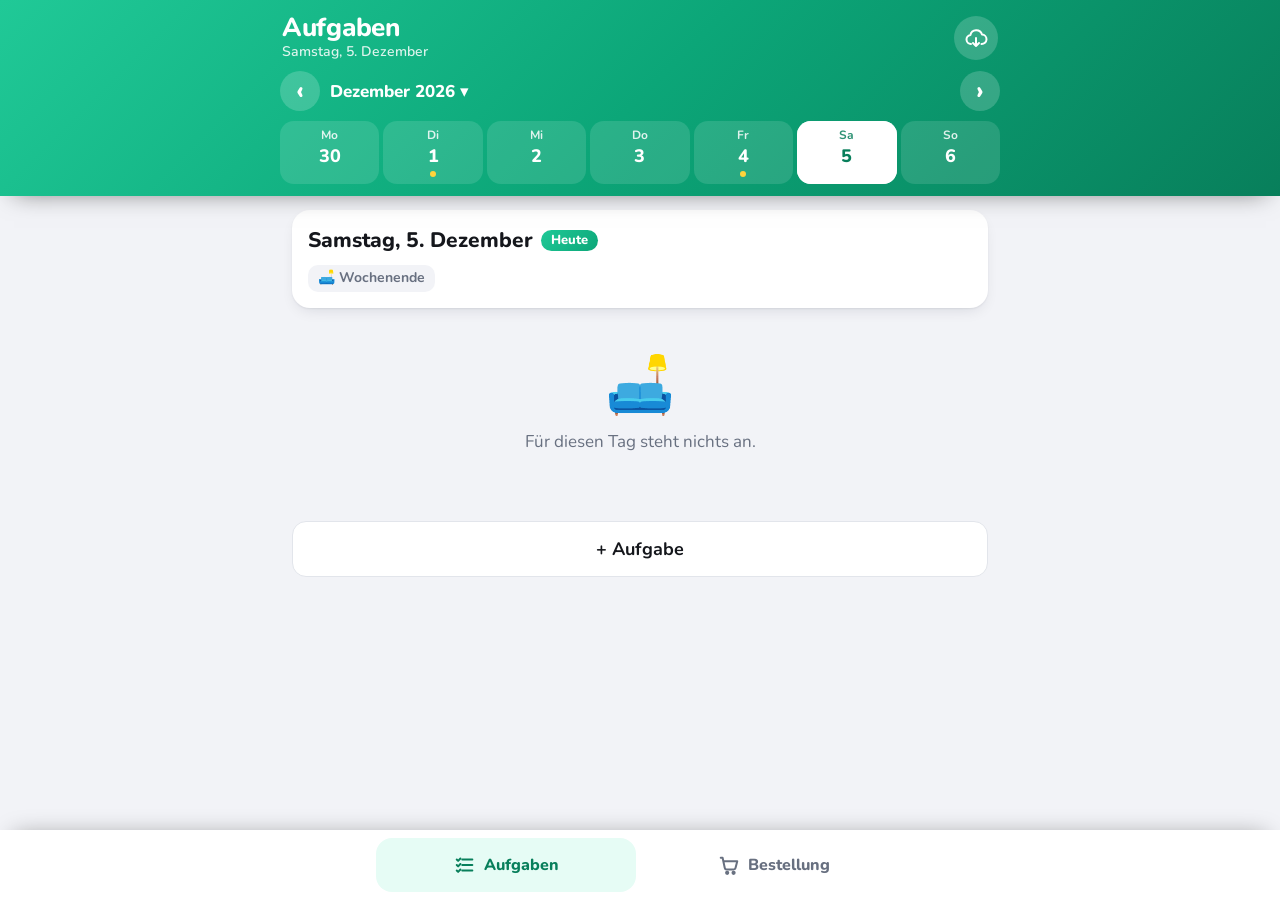
<file: index.html>
<!doctype html>
<html lang="de">
<head>
  <meta charset="utf-8">
  <meta name="viewport" content="width=device-width, initial-scale=1, viewport-fit=cover">
  <meta name="theme-color" content="#0ca678">
  <title>Workie</title>
  <link rel="manifest" href="manifest.webmanifest">
  <link rel="icon" href="icons/icon-192.png">
  <link rel="apple-touch-icon" href="icons/icon-192.png">
  <link rel="preload" href="fonts/nunito-latin.woff2" as="font" type="font/woff2" crossorigin>
  <link rel="stylesheet" href="style.css">
</head>
<body data-sup="lekkerland" data-mode="tasks">
  <header class="top">
    <div class="title-row" id="titleRow">
      <div>
        <h1 class="title" id="appTitle">Aufgaben</h1>
        <div class="subtitle" id="today"></div>
      </div>
      <button class="icon-btn" id="menuBtn" aria-label="Sicherung">
        <svg viewBox="0 0 24 24" width="24" height="24" fill="none" stroke="currentColor" stroke-width="2" stroke-linecap="round" stroke-linejoin="round" aria-hidden="true">
          <path d="M7 18a4.5 4.5 0 0 1-.6-8.96A6 6 0 0 1 18 8.5a4 4 0 0 1-.5 9.5"/><path d="M12 12v8m-3-3 3 3 3-3"/>
        </svg>
      </button>
    </div>
    <div class="sup-tabs order-only" role="tablist" aria-label="Lieferant"></div>
    <div class="view-tabs order-only" role="tablist">
      <button role="tab" data-view-tab="count">Durchgehen <span class="badge" id="badgeCount"></span></button>
      <button role="tab" data-view-tab="order">Bestellliste <span class="badge" id="badgeOrder"></span></button>
    </div>
    <div class="sec-chips order-only" id="secChips" hidden></div>
    <div class="week-nav tasks-only">
      <button class="nav-btn" data-wk="-1" aria-label="Woche zurück">‹</button>
      <button class="month-btn" id="monthBtn"></button>
      <button class="today-btn" id="todayBtn">Heute</button>
      <button class="nav-btn" data-wk="1" aria-label="Woche vor">›</button>
    </div>
    <div class="week-strip tasks-only" id="weekStrip"></div>
  </header>

  <main id="main"></main>

  <nav class="mode-nav" id="modeNav">
    <button data-mode-tab="tasks">
      <svg viewBox="0 0 24 24" width="22" height="22" fill="none" stroke="currentColor" stroke-width="2.2" stroke-linecap="round" stroke-linejoin="round" aria-hidden="true">
        <path d="M9 6h11M9 12h11M9 18h11"/><path d="m3 6 1.5 1.5L7 5M3 12l1.5 1.5L7 11M3 18l1.5 1.5L7 17"/>
      </svg>
      Aufgaben <span class="badge" id="badgeTasks"></span>
    </button>
    <button data-mode-tab="order">
      <svg viewBox="0 0 24 24" width="22" height="22" fill="none" stroke="currentColor" stroke-width="2.2" stroke-linecap="round" stroke-linejoin="round" aria-hidden="true">
        <path d="M3 4h2l2.4 11.2a2 2 0 0 0 2 1.6h7.7a2 2 0 0 0 2-1.5L21 8H6.2"/><circle cx="10" cy="20.5" r="1.2"/><circle cx="17" cy="20.5" r="1.2"/>
      </svg>
      Bestellung
    </button>
  </nav>

  <!-- Aufgabe anlegen / bearbeiten -->
  <dialog id="taskDlg" autofocus>
    <h2 id="tTitle"></h2>
    <label class="field">Was ist zu tun?
      <input id="tName" autocomplete="off" autocapitalize="sentences" enterkeyhint="done" placeholder="z. B. Pfandautomat leeren">
    </label>
    <p class="hint error" id="tNameHint" hidden>Bitte eintragen, was zu tun ist.</p>
    <div class="field">Wann?
      <div class="repeat-opts" id="tRepeat"></div>
    </div>
    <p class="hint">Arbeitstag = Tag mit Früh- oder Spätschicht, also ohne Wochenende, Berufsschule und Feiertage.</p>
    <label class="field" id="tEveryField">Wie oft?
      <select id="tEvery">
        <option value="7">Jede Woche</option>
        <option value="14">Alle 2 Wochen</option>
        <option value="21">Alle 3 Wochen</option>
        <option value="28">Alle 4 Wochen</option>
      </select>
    </label>
    <p class="hint" id="tEveryHint">Erscheint am ersten fälligen Arbeitstag und bleibt stehen, bis du sie abhakst.</p>
    <label class="field" id="tShiftField">Nur an bestimmten Tagen?
      <select id="tShift">
        <option value="any">Nein, immer</option>
        <option value="work">Nur an Arbeitstagen</option>
        <option value="frueh">Nur in Frühschicht-Wochen</option>
        <option value="spaet">Nur in Spätschicht-Wochen</option>
      </select>
    </label>
    <div class="actions">
      <button type="button" class="btn danger ghost" data-tact="delete">Löschen</button>
      <button type="button" class="btn" data-tact="cancel">Abbrechen</button>
      <button type="button" class="btn primary" data-tact="save">Speichern</button>
    </div>
  </dialog>

  <!-- Monatsansicht -->
  <dialog id="monthDlg" autofocus>
    <div class="month-head">
      <button type="button" data-mm="-1" aria-label="Monat zurück">‹</button>
      <h2 id="monthTitle"></h2>
      <button type="button" data-mm="1" aria-label="Monat vor">›</button>
    </div>
    <div class="month-grid" id="monthGrid"></div>
    <div class="legend">
      <span><i class="lg-frueh"></i>Frühschicht</span>
      <span><i class="lg-spaet"></i>Spätschicht</span>
      <span><i class="lg-school"></i>Berufsschule</span>
      <span><i class="lg-holiday"></i>Feiertag</span>
      <span><i class="lg-open"></i>offene Aufgaben</span>
    </div>
    <form method="dialog"><button class="btn big ghost">Schließen</button></form>
  </dialog>

  <!-- Produkt oder Abschnitt anlegen / bearbeiten -->
  <dialog id="productDlg" autofocus>
    <h2 id="pTitle"></h2>
    <div class="photo-edit" id="pPhotoRow">
      <span class="big-thumb" id="pPhoto"></span>
      <div class="photo-btns">
        <button type="button" class="btn" data-pact="cam">📷 Foto aufnehmen</button>
        <button type="button" class="btn" data-pact="gal">Aus Galerie</button>
        <button type="button" class="btn ghost" data-pact="rmphoto">Foto entfernen</button>
      </div>
    </div>
    <label class="field">Name
      <input id="pName" autocomplete="off" autocapitalize="sentences" enterkeyhint="done">
    </label>
    <p class="hint error" id="pNameHint" hidden>Bitte einen Namen eingeben.</p>
    <div class="field" id="pEmojiField">Symbol
      <div class="emoji-grid" id="pEmoji"></div>
    </div>
    <div id="pProductFields">
      <div class="field">Bestellen bei
        <div class="sup-checks" id="pSup"></div>
      </div>
      <p class="hint error" id="pSupHint" hidden>Bitte mindestens einen Lieferanten auswählen.</p>
      <label class="field">Soll-Bestand
        <input id="pSoll" type="number" inputmode="numeric" min="0" placeholder="z. B. 6">
      </label>
      <p class="hint">So viele sollen immer da sein. Leer lassen, wenn es keine feste Menge gibt.</p>
      <label class="field" id="pSecField">Abschnitt
        <select id="pSec"></select>
      </label>
    </div>
    <label class="field">Position im Laufweg
      <input id="pPos" type="number" inputmode="numeric" min="1">
    </label>
    <p class="hint" id="pPosHint"></p>
    <div class="actions">
      <button type="button" class="btn danger ghost" data-pact="delete">Löschen</button>
      <button type="button" class="btn" data-pact="cancel">Abbrechen</button>
      <button type="button" class="btn primary" data-pact="save">Speichern</button>
    </div>
    <button type="button" class="btn primary big" data-pact="save-next">Speichern &amp; nächstes Produkt</button>
  </dialog>

  <!-- Sicherheitsabfrage -->
  <dialog id="askDlg" autofocus>
    <form method="dialog">
      <h2 id="askTitle"></h2>
      <p id="askText"></p>
      <div class="ask-btns">
        <button class="btn big" value="no" id="askNo">Nein</button>
        <button class="btn big primary" value="yes" id="askYes">Ja</button>
      </div>
    </form>
  </dialog>

  <!-- Sicherung -->
  <dialog id="menuDlg" autofocus>
    <form method="dialog">
      <h2>Sicherung</h2>
      <p>Alle Produkte, Fotos und Listen liegen nur auf diesem Handy. Speichere ab und zu eine Sicherung
        und leg sie z.&nbsp;B. in Google Drive ab. Dann ist nichts verloren, wenn das Handy kaputtgeht oder du es wechselst.</p>
      <p class="hint" id="lastBackup"></p>
      <button type="button" class="btn big" id="exportBtn">Sicherung speichern</button>
      <button type="button" class="btn big" id="importBtn">Sicherung laden</button>
      <h3>Automatische Wiederherstellungspunkte</h3>
      <p class="hint">Die App merkt sich einmal pro Woche von selbst den ganzen Stand und behält die letzten 4.
        Das hilft, wenn du aus Versehen etwas gelöscht hast. Die Punkte liegen aber auf diesem Handy und ersetzen keine Sicherung.</p>
      <div class="snaps" id="snapList"></div>
      <button class="btn big ghost" value="close">Schließen</button>
      <p class="hint center" id="versionText"></p>
    </form>
  </dialog>

  <input type="file" id="camInput" accept="image/*" capture="environment" hidden>
  <input type="file" id="galInput" accept="image/*" hidden>
  <input type="file" id="importInput" accept=".json,application/json" hidden>

  <script src="app.js"></script>
  <script src="aufgaben.js"></script>
</body>
</html>
</file>
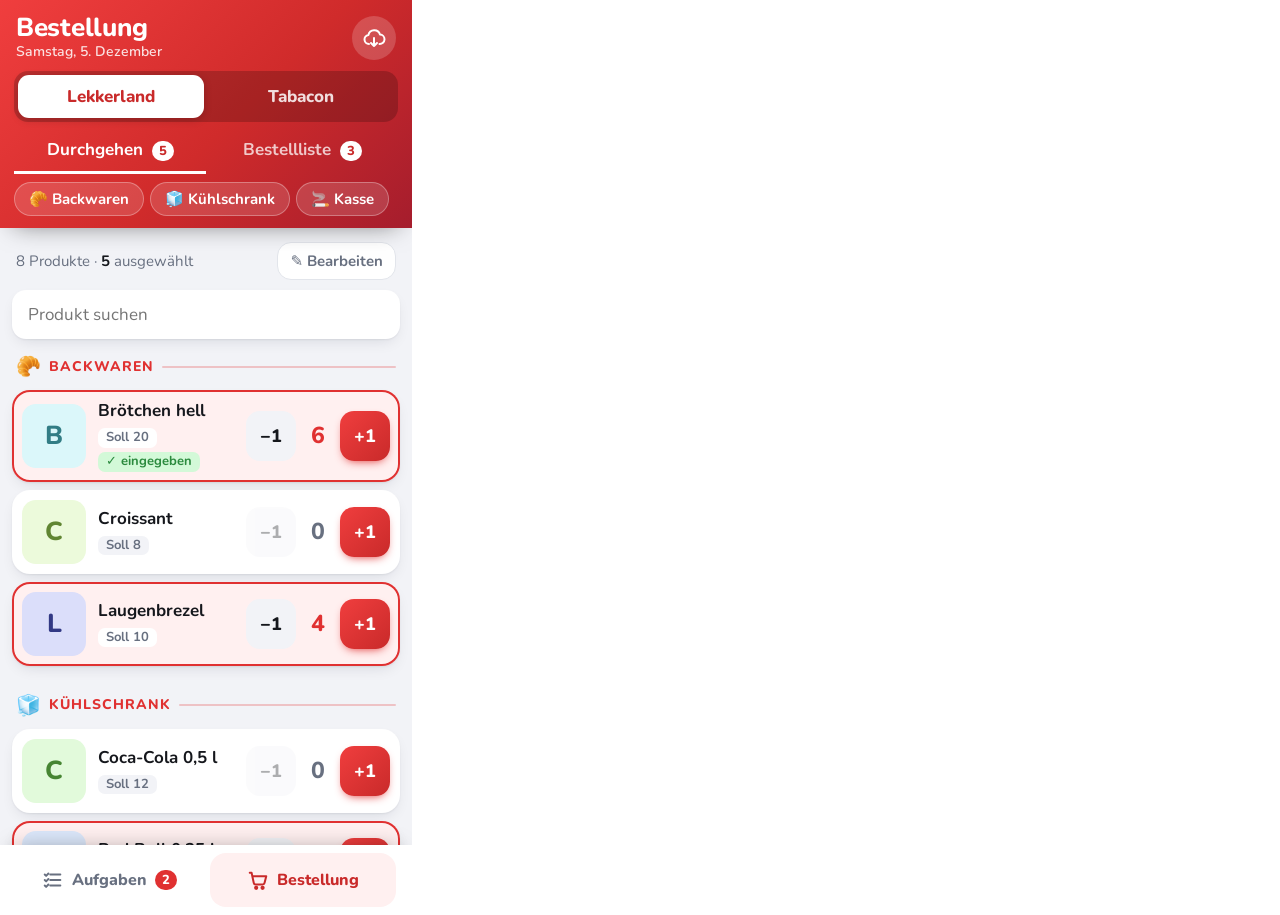
<file: tests/demo.html>
<!doctype html>
<meta charset="utf-8">
<script>
// Füllt die App mit Beispieldaten für Screenshots. ?view=order|count, ?sup=lekkerland|tabacon
const params = new URLSearchParams(location.search);
const L = { lekkerland: true, tabacon: false }, T = { lekkerland: false, tabacon: true }, B = { lekkerland: true, tabacon: true };
const entries = [
  ['#', 'Backwaren', '🥐'], ['Brötchen hell', B, 6, 20], ['Croissant', L, 0, 8], ['Laugenbrezel', L, 4, 10],
  ['#', 'Kühlschrank', '🧊'], ['Coca-Cola 0,5 l', L, 0, 12], ['Red Bull 0,25 l', B, 12, 24],
  ['#', 'Kasse', '🚬'], ['Haribo Goldbären 175 g', L, 0, null], ['Marlboro Rot 10 €', B, 3, 10], ['Marlboro Gold 10 €', T, 2, 6],
  ['L&M Blue 9 €', T, 0, 5], ['Feuerzeug Clipper', B, 5, 20],
];
const route = entries.map(([name, sup, n, soll], i) => name === '#'
  ? { id: 's' + i, kind: 'section', name: sup, emoji: n }
  : { id: 'p' + i, kind: 'product', name, photo: false, soll, sup, count: { lekkerland: sup.lekkerland ? n : 0, tabacon: 0 } });
// Brötchen und Feuerzeug sind eingegeben, Laugenbrezel wurde danach von 2 auf 4 geändert
const done = { p1: 6, p12: 5, p3: 2 };
localStorage.setItem('bestellapp', JSON.stringify({
  v: 3, route, orders: { lekkerland: { started: Date.now() - 3600e3, done }, tabacon: { started: null, done: {} } },
  tasks: {
    items: [
      { id: 't1', title: 'Kasse zählen', repeat: 'weekly', weekday: 2, shift: 'any', created: '2026-10-01' },
      { id: 't2', title: 'Kühlschrank auffüllen', repeat: 'workdays', shift: 'any', created: '2026-10-01' },
      { id: 't3', title: 'Pfand wegbringen', repeat: 'once', date: '2026-10-26' },
      { id: 't4', title: 'Azubiheft schreiben', repeat: 'once', date: '2026-10-27' },
      { id: 't5', title: 'Zigarettenregal sortieren', repeat: 'weekly', weekday: 4, shift: 'spaet', created: '2026-10-01' },
    ],
    done: { '2026-10-27': ['t2'], '2026-10-26': [], '2026-10-23': ['t2'], '2026-10-22': ['t2'] },
  },
  ui: { supplier: params.get('sup') || 'lekkerland', view: params.get('view') || 'count', scroll: {}, lastBackup: params.has('nobackup') ? null : Date.now() },
}));
</script>
<style>body { margin: 0; } iframe { border: 0; width: 412px; height: 915px; display: block; }</style>
<iframe></iframe>
<script>
// ?heute=JJJJ-MM-TT legt "heute" fest. Ohne ?mode=tasks wird zur Bestellung gewechselt.
// ?edit=p9 öffnet das Bearbeiten-Fenster dieses Produkts, ?edit=keins nur den Bearbeiten-Modus.
// ?month öffnet die Monatsansicht, ?newtask das Fenster für eine neue Aufgabe.
const iframe = document.querySelector('iframe');
iframe.src = '../index.html' + (params.has('heute') ? '?heute=' + params.get('heute') : '');
const timer = setInterval(() => {
  const doc = iframe.contentDocument;
  if (!doc || !doc.querySelector('.day-card, .empty')) return;
  clearInterval(timer);
  const click = sel => { const el = doc.querySelector(sel); if (el) el.click(); };
  if (params.get('mode') !== 'tasks') click('[data-mode-tab=order]');
  if (params.has('month')) click('#monthBtn');
  if (params.has('pool')) iframe.contentWindow.scrollTo(0, doc.querySelector('details.pool').getBoundingClientRect().top - 260);
  if (params.has('newtask')) {
    click('[data-act=task-add]');
    doc.querySelector('#tName').value = 'Zigarettenregal sortieren';
    doc.querySelector('#tRepeat input[value=weekly]').checked = true;
    doc.querySelector('#tRepeat').dispatchEvent(new Event('change', { bubbles: true }));
    doc.querySelector('#tShift').value = 'spaet';
  }
  if (params.get('edit')) {
    click('[data-act=toggle-edit]');
    click(`[data-id="${params.get('edit')}"] [data-act=open]`);
  }
}, 100);
</script>
</file>
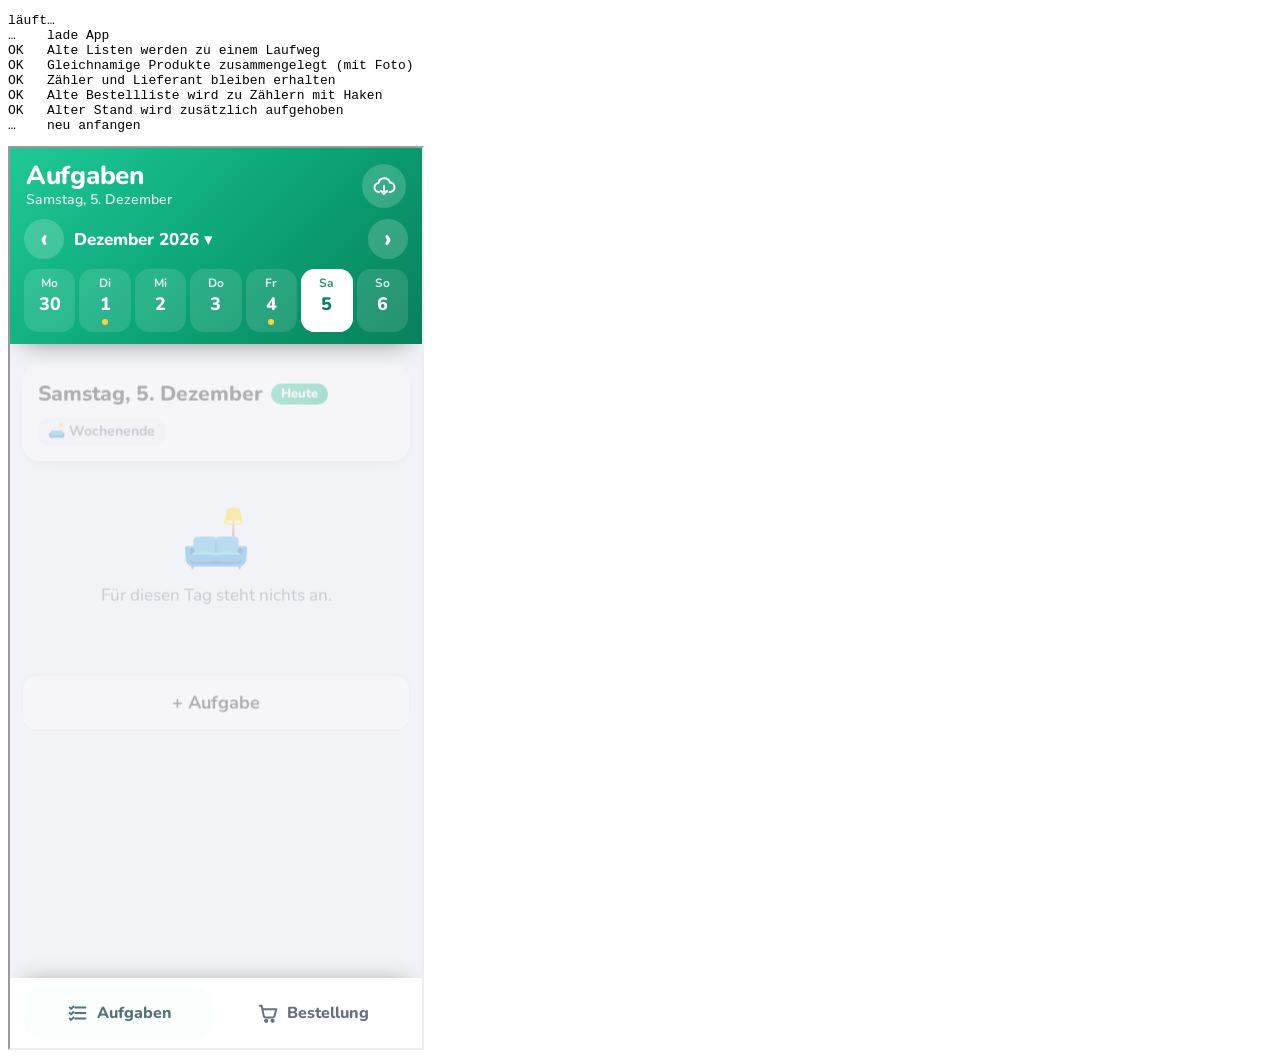
<file: tests/test.html>
<!doctype html>
<html lang="de">
<head><meta charset="utf-8"><title>Bestell-App Test</title></head>
<body>
<pre id="log">läuft…</pre>
<iframe id="app" style="width:412px;height:900px"></iframe>
<script>
// Spielt die wichtigsten Abläufe der App durch und schickt das Ergebnis an server.ps1.
const log = [];
let fails = 0;
const check = (ok, msg) => {
  log.push((ok ? 'OK   ' : 'FEHL ') + msg);
  if (!ok) fails++;
  document.getElementById('log').textContent = 'läuft…\n' + log.join('\n');
};
const step = msg => { log.push('…    ' + msg); document.getElementById('log').textContent = 'läuft…\n' + log.join('\n'); };
const wait = ms => new Promise(r => setTimeout(r, ms));
const frame = document.getElementById('app');

// Die App startet bei den Aufgaben; für die Bestell-Prüfungen wird danach zur Bestellung gewechselt.
async function load({ mode = 'order', heute = '' } = {}) {
  await new Promise(res => {
    frame.onload = () => setTimeout(res, 400);
    frame.src = '../index.html?t=' + Date.now() + (heute ? '&heute=' + heute : '');
  });
  if (mode === 'order') click('[data-mode-tab=order]');
}
const w = () => frame.contentWindow;
const d = () => frame.contentDocument;
const q = s => d().querySelector(s);
const qa = s => [...d().querySelectorAll(s)];
const click = s => { const el = typeof s === 'string' ? q(s) : s; el.click(); };
const stored = () => JSON.parse(w().localStorage.getItem('bestellapp'));
const route = () => stored().route;
const names = () => route().map(e => (e.kind === 'section' ? '#' : '') + e.name).join('|');
const byNameId = n => route().find(e => e.name === n).id;
const orderList = () => qa('.orow').map(b => b.querySelector('.qty').textContent.replace('×', 'x') + ' ' + b.querySelector('.name').firstChild.textContent.trim()).join('|');
const type = (sel, value, ev = 'input') => { q(sel).value = value; q(sel).dispatchEvent(new (w().Event)(ev, { bubbles: true })); };

async function fill(name, { sup, soll, photo = false } = {}) {
  q('#pName').value = name;
  if (sup) for (const cb of qa('#pSup input')) cb.checked = sup.includes(cb.value);
  if (soll !== undefined) q('#pSoll').value = soll;
  if (photo) {
    const c = d().createElement('canvas'); c.width = 1200; c.height = 900;
    const g = c.getContext('2d'); g.fillStyle = '#c00'; g.fillRect(0, 0, 1200, 900);
    const blob = await new Promise(r => c.toBlob(r, 'image/jpeg'));
    const dt = new (w().DataTransfer)(); dt.items.add(new (w().File)([blob], 'foto.jpg', { type: 'image/jpeg' }));
    q('#camInput').files = dt.files;
    q('#camInput').dispatchEvent(new (w().Event)('change'));
    await wait(400);
  }
}
async function saveDlg(next = false) { click(`#productDlg [data-pact="${next ? 'save-next' : 'save'}"]`); await wait(300); }
async function answer(yes) { await wait(100); click(yes ? '#askYes' : '#askNo'); await wait(250); }
async function reset() {
  w().localStorage.clear();
  await new Promise(r => { const req = w().indexedDB.deleteDatabase('bestellapp-fotos'); req.onsuccess = req.onerror = req.onblocked = r; });
}

(async () => {
  try {
    step('lade App');
    await load();
    await reset();

    // ---------- Umbau alter Daten (zwei getrennte Listen) ----------
    w().localStorage.setItem('bestellapp', JSON.stringify({
      suppliers: {
        lekkerland: { products: [{ id: 'a', name: 'Apfelschorle', count: 2, photo: false }, { id: 'b', name: 'Brötchen', count: 0, photo: false }], order: null },
        tabacon: { products: [{ id: 'b2', name: 'brötchen ', count: 1, photo: true }, { id: 'c', name: 'Camel', count: 0, photo: false }],
          order: { created: 1, items: [{ id: 'c', name: 'Camel', count: 3, done: true }] } },
      },
      ui: { supplier: 'tabacon', view: 'count', scroll: {} },
    }));
    await load();
    let s = stored();
    check(names() === 'Apfelschorle|Brötchen|Camel', 'Alte Listen werden zu einem Laufweg');
    const br = s.route[1];
    check(br.sup.lekkerland && br.sup.tabacon && br.count.tabacon === 1 && br.id === 'b2' && br.photo, 'Gleichnamige Produkte zusammengelegt (mit Foto)');
    check(s.route[0].count.lekkerland === 2 && !s.route[0].sup.tabacon, 'Zähler und Lieferant bleiben erhalten');
    check(s.route[2].count.tabacon === 3 && s.orders.tabacon.done.c === 3, 'Alte Bestellliste wird zu Zählern mit Haken');
    check(!!w().localStorage.getItem('bestellapp-v1'), 'Alter Stand wird zusätzlich aufgehoben');

    step('neu anfangen');
    await reset();
    await load();

    // ---------- Laufweg mit Abschnitten anlegen ----------
    check(q('.empty [data-act=add]') && q('.empty [data-act=add-section]'), 'Leere App bietet Produkt und Abschnitt an');
    click('[data-act=add-section]');
    check(q('#pProductFields').hidden && q('#pPhotoRow').hidden && !q('#pEmojiField').hidden, 'Abschnitt-Fenster mit Symbol, ohne Foto und Lieferanten');
    click('#pEmoji [data-emoji="🥐"]');
    await fill('Backwaren'); await saveDlg();
    check(route()[0].emoji === '🥐' && q(`#sec-${route()[0].id}`).textContent.includes('🥐'), 'Abschnitt-Symbol gespeichert und angezeigt');
    click('[data-act=add]');
    check(q('#pSup input[value=lekkerland]').checked && !q('#pSup input[value=tabacon]').checked, 'Neues Produkt: aktueller Lieferant vorausgewählt');
    await fill('Brötchen', { sup: ['lekkerland', 'tabacon'], soll: 6, photo: true }); await saveDlg(true);
    check(q('#productDlg').open && q('#pName').value === '' && q('#pPos').value === '3', '"Speichern & nächstes" leert das Fenster, Position 3');
    check(q('#pSup input[value=tabacon]').checked && q('#pSup input[value=lekkerland]').checked, 'Haken vom letzten Produkt werden übernommen');
    check(q('#pSec').value === byNameId('Backwaren'), 'Abschnitt wird vorgeschlagen');
    await fill('Croissant'); await saveDlg(true);
    await fill('Laugenbrezel', { sup: ['lekkerland'] }); await saveDlg();
    click('[data-act=add-section]'); await fill('Tabak'); await saveDlg();
    click('[data-act=add]');
    await fill('Marlboro Rot', { sup: [] }); await saveDlg();
    check(q('#productDlg').open && !q('#pSupHint').hidden, 'Ohne Lieferant wird nicht gespeichert');
    await fill('Marlboro Rot', { sup: ['tabacon'], soll: 10 }); await saveDlg();
    check(names() === '#Backwaren|Brötchen|Croissant|Laugenbrezel|#Tabak|Marlboro Rot', 'Laufweg in Anlege-Reihenfolge');
    s = stored();
    check(s.route[1].soll === 6 && s.route[2].soll === null && s.route[1].photo, 'Soll-Bestand und Foto gespeichert');

    // ---------- Abschnitt im Fenster wechseln ----------
    click(`[data-id="${byNameId('Croissant')}"] [data-act=open]`);
    check(q('#pSec').value === byNameId('Backwaren'), 'Fenster zeigt den Abschnitt des Produkts');
    type('#pSec', byNameId('Tabak'), 'change');
    check(q('#pPos').value === '6', 'Abschnitt wählen setzt die Position ans Ende des Abschnitts');
    await saveDlg();
    check(names() === '#Backwaren|Brötchen|Laugenbrezel|#Tabak|Marlboro Rot|Croissant', 'Produkt in anderen Abschnitt verschoben');
    click(`[data-id="${byNameId('Croissant')}"] [data-act=open]`);
    type('#pPos', '3');
    check(q('#pSec').value === byNameId('Backwaren'), 'Position ändern zeigt den passenden Abschnitt');
    await saveDlg();
    check(names() === '#Backwaren|Brötchen|Croissant|Laugenbrezel|#Tabak|Marlboro Rot', 'Position per Nummer setzen');
    click(`[data-id="${byNameId('Tabak')}"] [data-act=up]`);
    check(names() === '#Backwaren|Brötchen|Croissant|#Tabak|Laugenbrezel|Marlboro Rot', 'Abschnitt mit ▲ verschieben');
    click(`[data-id="${byNameId('Tabak')}"] [data-act=down]`);

    // ---------- Durchgehen je Lieferant ----------
    // Fenster darf auf schmalen Handys nicht seitlich scrollen
    frame.style.width = '320px'; await wait(200);
    click(`[data-id="${byNameId('Brötchen')}"] [data-act=open]`); await wait(300);
    const dlg = q('#productDlg');
    check(dlg.scrollWidth <= dlg.clientWidth, `Produktfenster bei 320 px ohne seitliches Scrollen (${dlg.scrollWidth} ≤ ${dlg.clientWidth})`);
    click('#productDlg [data-pact=cancel]');
    frame.style.width = '412px'; await wait(200);

    click('[data-act=toggle-edit]');
    check(qa('#list .sec').length === 1 && q('#list .sec').textContent === '🥐Backwaren', 'Lekkerland: nur Abschnitte mit Lekkerland-Produkten');
    check(qa('#list .row').length === 3 && !q('#secChips').hidden && qa('#secChips button').length === 1, 'Lekkerland: 3 Produkte, 1 Sprungknopf');
    check(q(`[data-id="${byNameId('Brötchen')}"] .soll`).textContent === 'Soll 6', 'Soll-Bestand steht beim Produkt');
    click('[data-sup-tab=tabacon]');
    check(qa('#list .sec').length === 2 && qa('#list .row').length === 3, 'Tabacon: 2 Abschnitte, 3 Produkte');

    // ---------- Suche ----------
    type('#search', 'marl');
    check(qa('#list .row').length === 1 && qa('#list .sec').length === 0 && q('#secChips').hidden, 'Suche zeigt nur Treffer');
    type('#search', 'xyz');
    check(q('#list .none'), 'Suche ohne Treffer');
    click('[data-act=clear-search]');
    check(qa('#list .row').length === 3 && q('#search').value === '', 'Suche leeren');

    // ---------- Zählen getrennt je Lieferant ----------
    const marl = byNameId('Marlboro Rot'), broe = byNameId('Brötchen');
    click(`[data-id="${marl}"] [data-act=plus]`); click(`[data-id="${marl}"] [data-act=plus]`);
    click(`[data-id="${broe}"] [data-act=plus]`);
    click('[data-sup-tab=lekkerland]');
    for (let i = 0; i < 3; i++) click(`[data-id="${broe}"] [data-act=plus]`);
    s = stored();
    let b = s.route.find(e => e.id === broe);
    check(b.count.lekkerland === 3 && b.count.tabacon === 1, 'Zähler je Lieferant getrennt');
    await load();
    check(q(`[data-id="${broe}"] .count`).textContent === '3' && q(`[data-id="${broe}"] img`), 'Zähler und Foto bleiben nach Neustart');

    // ---------- Zur Bestellliste ----------
    click('[data-sup-tab=tabacon]');
    click('[data-act=to-order]'); await wait(100);
    check(!q('#askDlg').open && stored().ui.view === 'order', '"Zur Bestellliste" ohne Sicherheitsabfrage');
    check(orderList() === '1x Brötchen|2x Marlboro Rot', 'Bestellliste alphabetisch aus den Zählern');
    b = stored().route.find(e => e.id === broe);
    check(b.count.tabacon === 1 && b.count.lekkerland === 3, 'Zähler bleiben stehen');
    click('[data-view-tab=count]');
    click(`[data-id="${byNameId('Croissant')}"] [data-act=plus]`);
    click('[data-view-tab=order]');
    check(orderList() === '1x Brötchen|1x Croissant|2x Marlboro Rot', 'Nachträglich hinzugefügtes Produkt steht in der Bestellliste');
    check(q('#badgeOrder').textContent === '3', 'Abzeichen zählt offene Produkte');

    // ---------- Teilen ----------
    let shared = null;
    w().navigator.share = async data => { shared = data; };
    click('[data-act=share]'); await wait(100);
    check(shared && shared.text.includes('Bestellung Tabacon') && shared.text.includes('2× Marlboro Rot'), 'Liste teilen');

    // ---------- Abhaken ----------
    click(`.orow[data-id="${broe}"]`);
    await load();
    check(q(`.orow[data-id="${broe}"]`).classList.contains('done') && q('#doneText').textContent.startsWith('1 von 3'), 'Haken bleibt nach Neustart');
    click('[data-view-tab=count]');
    check(q(`[data-id="${broe}"] .entered`), 'Durchgehen zeigt "✓ eingegeben"');
    click(`[data-id="${broe}"] [data-act=plus]`);
    check(!q(`[data-id="${broe}"] .entered`), 'Menge geändert: "eingegeben" verschwindet');
    click('[data-view-tab=order]');
    const changed = q(`.orow[data-id="${broe}"]`);
    check(!changed.classList.contains('done') && changed.querySelector('.changed').textContent.includes('vorher 1×'), 'Bestellliste zeigt "geändert, vorher 1×"');
    for (const btn of qa('.orow')) btn.click();
    check(q('canvas.confetti') && !q('#allDone').hidden, 'Konfetti beim letzten Haken');
    check(d().querySelector('meta[name=theme-color]').content === '#1c7ed6', 'Statusleiste in Tabacon-Blau');

    // ---------- Bestellliste löschen ----------
    click('[data-act=clear-order]');
    check(q('#askTitle').textContent === 'Bestellliste löschen?', 'Bestellliste löschen fragt nach');
    await answer(false);
    check(orderList().startsWith('2x Brötchen'), 'Abbrechen lässt alles stehen');
    click('[data-act=clear-order]');
    await answer(true);
    s = stored();
    check(s.route.filter(e => e.kind === 'product').every(p => p.count.tabacon === 0) && Object.keys(s.orders.tabacon.done).length === 0,
      'Bestellliste löschen setzt Tabacon-Zähler auf 0');
    check(s.route.find(e => e.id === broe).count.lekkerland === 3 && s.ui.view === 'count', 'Lekkerland bleibt unberührt, zurück zu Durchgehen');

    // ---------- Sicherungs-Erinnerung ----------
    check(q('.notice'), 'Erinnerung, wenn noch nie gesichert');
    click('.notice [data-act=backup]');
    check(q('#menuDlg').open, 'Erinnerung öffnet die Sicherung');
    click('#exportBtn'); await wait(500);
    click('#menuDlg [value=close]'); await wait(100);
    check(stored().ui.lastBackup && !q('.notice'), 'Nach dem Sichern verschwindet die Erinnerung');

    // ---------- Löschen ----------
    // Wiederherstellungspunkt mit dem jetzigen Stand, damit das Zurückholen unten etwas zu tun hat
    await w().writeTx('punkte', s => s.clear());
    await load(); await wait(300);
    click('[data-act=toggle-edit]');
    click(`[data-id="${byNameId('Tabak')}"] [data-act=delete]`);
    check(q('#askTitle').textContent === 'Abschnitt löschen?', 'Abschnitt löschen fragt nach');
    await answer(true);
    check(names() === '#Backwaren|Brötchen|Croissant|Laugenbrezel|Marlboro Rot', 'Abschnitt weg, Produkte bleiben');
    click(`[data-id="${broe}"] [data-act=delete]`);
    check(q('#askText').textContent.includes('Lekkerland und Tabacon'), 'Löschen nennt beide Lieferanten');
    await answer(false);
    check(names().includes('Brötchen'), 'Abbrechen löscht nichts');
    click(`[data-id="${broe}"] [data-act=open]`);
    click('#productDlg [data-pact=delete]');
    await answer(true);
    check(!names().includes('Brötchen') && !q('#productDlg').open, 'Löschen im Fenster');

    // ---------- Wiederherstellungspunkte ----------
    check((await w().readKeys('punkte')).length === 1, 'Automatischer Wiederherstellungspunkt beim Start angelegt');
    await load(); await wait(300);
    check((await w().readKeys('punkte')).length === 1, 'Nicht öfter als einmal pro Woche');
    click('#menuBtn'); await wait(300);
    check(qa('#snapList .snap').length === 1, 'Punkt erscheint im Sicherungsfenster');
    click('#snapList .snap'); await wait(200);
    check(q('#askTitle').textContent === 'Stand zurückholen?', 'Zurückholen fragt nach');
    await answer(true); await wait(600);
    check(names().includes('Brötchen') && q(`[data-id="${broe}"] img`), 'Gelöschtes Produkt samt Foto ist zurück');
    check((await w().readKeys('punkte')).length === 2, 'Stand vor dem Zurückholen wurde gesichert');

    // ---------- Schichtplan und Bestelltage ----------
    step('Aufgaben');
    await load({ mode: 'tasks', heute: '2026-10-27' });
    const W = w();
    check(W.dayInfo('2026-10-20').label === 'Frühschicht' && W.dayInfo('2026-10-20').time === '05:30–16:00', 'Di 20.10.: Frühschicht 05:30–16:00');
    check(W.dayInfo('2026-10-21').kind === 'school' && W.dayInfo('2026-10-27').label === 'Spätschicht', 'Mi 21.10. Berufsschule, Di 27.10. Spätschicht');
    check(W.dayInfo('2026-11-04').kind === 'work' && W.dayInfo('2026-11-04').ferien === 'Herbstferien', 'Mi 04.11.: Arbeit in den Herbstferien');
    check(W.dayInfo('2026-12-25').kind === 'holiday' && W.dayInfo('2026-10-24').kind === 'weekend', 'Feiertag und Wochenende');
    check(W.lekkerlandDay('2026-10-21') === '2026-10-20', 'Lekkerland, Frühschicht-Woche mit Schul-Mittwoch: Dienstag');
    check(W.lekkerlandDay('2026-10-28') === '2026-10-27', 'Lekkerland, Spätschicht-Woche: Dienstag');
    check(W.lekkerlandDay('2026-11-02') === '2026-11-04', 'Lekkerland, Frühschicht-Woche in den Ferien: Mittwoch');
    check(W.lekkerlandDay('2027-03-08') === '2027-03-10', 'Lekkerland, Frühschicht-Woche nach der Schulzeit: Mittwoch');
    check(W.tabaconDay('2026-10-27') === '2026-10-30' && W.tabaconDay('2027-03-22') === '2027-03-25', 'Tabacon freitags, an Karfreitag donnerstags');

    // ---------- Aufgaben-Ansicht ----------
    check(q('body').dataset.mode === 'tasks' && q('.day-date').textContent.includes('27. Oktober') && q('.today-pill'), 'Start bei den Aufgaben von heute');
    check(q('.day-kind').textContent.includes('Spätschicht') && q('#appTitle').textContent === 'Aufgaben', 'Tageskarte zeigt die Schicht');
    check(q('[data-task="auto-lekkerland"]') && /Produkte in der Liste|noch leer/.test(q('[data-task="auto-lekkerland"] .tmeta').textContent),
      'Lekkerland bestellen steht automatisch mit Stand der Liste');
    check(d().querySelector('meta[name=theme-color]').content === '#0ca678', 'Statusleiste in Aufgaben-Grün');

    click('[data-act=task-add]');
    check(q('#taskDlg').open && q('#tRepeat input[value=once]').checked && q('#tShiftField').hidden, 'Neue Aufgabe: einmalig vorausgewählt');
    q('#tName').value = 'Kasse zählen';
    q('#tRepeat input[value=weekly]').checked = true;
    q('#tRepeat').dispatchEvent(new (w().Event)('change', { bubbles: true }));
    check(!q('#tShiftField').hidden && q('#tRepeat').textContent.includes('Jeden Dienstag'), 'Wöchentlich am Dienstag, Schichtwoche wählbar');
    q('#tShift').value = 'spaet';
    click('#taskDlg [data-tact=save]'); await wait(200);
    const has = (k, title) => w().eval(`tasksFor('${k}')`).some(t => t.title === title);
    check(has('2026-10-27', 'Kasse zählen') && !has('2026-11-03', 'Kasse zählen') && has('2026-11-10', 'Kasse zählen') && !has('2026-10-13', 'Kasse zählen'),
      'Nur dienstags in Spätschicht-Wochen, erst ab heute');

    click('[data-day="2026-10-26"]');
    check(q('.day-date').textContent.includes('26. Oktober') && !q('#todayBtn').hidden, 'Anderen Tag in der Wochenleiste wählen');
    click('[data-act=task-add]');
    q('#tName').value = 'Pfand wegbringen';
    click('#taskDlg [data-tact=save]'); await wait(200);
    click('#todayBtn');
    check(q('main').textContent.includes('Noch offen von früher') && q('main').textContent.includes('Pfand wegbringen'), 'Unerledigtes von gestern steht heute unter "Noch offen"');
    check(q('#badgeTasks').textContent === String(qa('.tlist .trow:not(.done)').length), 'Abzeichen zählt die offenen Aufgaben von heute');
    while (q('.tlist .trow:not(.done) [data-act=task-check]')) q('.tlist .trow:not(.done) [data-act=task-check]').click();
    check(q('canvas.confetti') && !q('.alldone').hidden && q('#badgeTasks').textContent === '', 'Alles erledigt: Konfetti, Abzeichen leer');
    check(q('[data-day="2026-10-27"] .dot').classList.contains('done'), 'Wochenleiste zeigt den Tag als erledigt');
    await load({ mode: 'tasks', heute: '2026-10-27' });
    check(qa('.tlist .trow.done').length === qa('.tlist .trow').length && !q('main').textContent.includes('Pfand'), 'Haken bleiben nach Neustart');

    click('[data-task="auto-lekkerland"] [data-act=task-go]');
    check(q('body').dataset.mode === 'order' && stored().ui.supplier === 'lekkerland' && q('#appTitle').textContent === 'Bestellung',
      'Bestellaufgabe öffnet die Lekkerland-Bestellung');
    check(q('[data-mode-tab=order]').getAttribute('aria-current') === 'page' && q('[data-mode-tab=tasks]').getAttribute('aria-current') === 'false',
      'Unten ist "Bestellung" hervorgehoben');
    check(q('#today').textContent === 'Dienstag, 27. Oktober', 'Titelzeile zeigt das heutige Datum');
    click('[data-mode-tab=tasks]');
    check(q('body').dataset.mode === 'tasks' && q('.week-strip') && getComputedStyle(q('.sup-tabs')).display === 'none', 'Umschalter trennt Aufgaben und Bestellung');

    click('#monthBtn');
    check(q('#monthDlg').open && q('#monthTitle').textContent === 'Oktober 2026' && q('#monthGrid [data-day="2026-10-21"]').classList.contains('kind-school'),
      'Monatsansicht mit Schichtfarben');
    click('#monthGrid [data-day="2026-10-30"]');
    check(!q('#monthDlg').open && q('[data-task="auto-tabacon"]'), 'Tag im Monat antippen springt hin (Freitag: Tabacon)');

    click('[data-day="2026-10-27"]');
    qa('.trow').find(r => r.textContent.includes('Kasse zählen')).querySelector('[data-act=task-open]').click();
    check(q('#tTitle').textContent === 'Aufgabe bearbeiten' && q('#tName').value === 'Kasse zählen', 'Aufgabe zum Bearbeiten öffnen');
    click('#taskDlg [data-tact=delete]');
    check(q('#askText').textContent.includes('an allen Tagen'), 'Löschen warnt bei wiederkehrenden Aufgaben');
    await answer(true);
    check(!has('2026-11-10', 'Kasse zählen'), 'Wiederkehrende Aufgabe gelöscht');

    // ---------- Vorlage aus dem Berichtsheft ----------
    const items = () => stored().tasks.items;
    check(stored().tasks.seed === 2 && items().filter(t => t.repeat === 'pool').length === 12 && items().filter(t => t.id.startsWith('v-')).length === 27,
      'Vorlage eingespielt: 15 feste und 12 „Bei Gelegenheit“');
    check(has('2026-10-27', 'Lotto-Fahrer: Gewinnlose mitgeben, neue Lose, Plakate und Post annehmen') && has('2026-10-26', 'ProGas: Daten der Autogas-Säule übermitteln'),
      'Lotto dienstags (ein Punkt), ProGas montags');
    check(has('2026-11-02', 'Tankautomaten auf Inhalt prüfen') && !has('2026-10-27', 'Tankautomaten auf Inhalt prüfen'), 'Tankautomaten an jedem Frühschicht-Tag');
    const order27 = w().eval(`tasksFor('2026-10-27')`).map(t => t.title);
    check(order27.slice(-2).join('|') === 'Parkposi zahlen|Abrechnung' && order27.indexOf('Lekkerland bestellen') < order27.indexOf('Parkposi zahlen'),
      'Parkposi zahlen und Abrechnung am Ende des Arbeitstags');
    check(!has('2026-10-31', 'Parkposi zahlen') && !has('2026-10-28', 'Abrechnung'), '… aber nicht am Wochenende oder Schultag');

    // Regelmäßig alle 2 Wochen (MHD)
    check(has('2026-10-27', 'Mindesthaltbarkeit (MHD) kontrollieren') && !has('2026-10-31', 'Mindesthaltbarkeit (MHD) kontrollieren'),
      'MHD ist fällig, aber nur an Arbeitstagen');
    qa('.trow').find(r => r.textContent.includes('Mindesthaltbarkeit')) || click('[data-day="2026-10-27"]');
    const mhdRow = () => qa('.trow').find(r => r.textContent.includes('Mindesthaltbarkeit'));
    if (!mhdRow().classList.contains('done')) mhdRow().querySelector('[data-act=task-check]').click();
    check(items().find(t => t.id === 'v-mhd').lastDone === '2026-10-27' && mhdRow().textContent.includes('zuletzt'), 'MHD abgehakt merkt sich das Datum');
    check(!has('2026-11-09', 'Mindesthaltbarkeit (MHD) kontrollieren') && has('2026-11-10', 'Mindesthaltbarkeit (MHD) kontrollieren')
      && !has('2026-11-11', 'Mindesthaltbarkeit (MHD) kontrollieren') && has('2026-11-12', 'Mindesthaltbarkeit (MHD) kontrollieren'),
      'Erst nach 14 Tagen wieder fällig, bleibt dann stehen (Schultag übersprungen)');
    check(!has('2026-10-28', 'Lieferung auspacken, buchen und verräumen') && has('2026-11-04', 'Lieferung auspacken, buchen und verräumen'),
      'Mittwochs-Lieferung nicht an Schultagen, aber in den Ferien');
    check(has('2026-11-02', 'Backwaren aufbacken') && !has('2026-10-27', 'Backwaren aufbacken') && !has('2026-10-31', 'Auslage und Theke säubern'),
      'Aufbacken nur in Frühschicht-Wochen, Putzen nur an Arbeitstagen');
    check(has('2026-12-28', 'Lieferung auspacken, buchen und verräumen') && !has('2027-03-29', 'Lieferung auspacken, buchen und verräumen'),
      'Montags-Lieferung entfällt am Ostermontag');
    const ids = k => w().eval(`tasksFor('${k}')`).map(t => t.id);
    check(ids('2026-10-27').includes('auto-auffuellen') && ids('2026-10-30').includes('auto-auffuellen') && !ids('2026-10-26').includes('auto-auffuellen'),
      'Auffüllen an jedem Bestelltag');
    w().localStorage.setItem('bestellapp', JSON.stringify({ ...stored(), tasks: { ...stored().tasks, seed: 0 } }));
    await load({ mode: 'tasks', heute: '2026-10-27' });
    check(items().filter(t => t.id.startsWith('v-')).length === 27, 'Vorlage wird nicht doppelt eingespielt');

    // Umstellung einer Vorlage von Version 1 (so wie sie auf dem Handy liegt)
    const v1 = stored();
    v1.tasks.seed = 1;
    v1.tasks.items = v1.tasks.items.filter(t => !['v-spuelmaschine', 'v-parkposi', 'v-abrechnung', 'v-gasflaschen', 'v-zeitungen'].includes(t.id));
    Object.assign(v1.tasks.items.find(t => t.id === 'v-tankautomat'), { repeat: 'pool', shift: 'any' });
    Object.assign(v1.tasks.items.find(t => t.id === 'v-mhd'), { repeat: 'workdays', every: null, lastDone: null });
    v1.tasks.items.push({ id: 'v-wischen', title: 'Kühlschränke und Schränke auswischen', repeat: 'workdays', shift: 'any' },
      { id: 'v-lotto-annahme', title: 'Lotto-Lieferung: neue Lose einbuchen', repeat: 'weekly', weekday: 2, shift: 'work' });
    w().localStorage.setItem('bestellapp', JSON.stringify(v1));
    await load({ mode: 'tasks', heute: '2026-10-27' });
    const after = items();
    check(!after.some(t => ['v-wischen', 'v-lotto-annahme'].includes(t.id)), 'Umstellung: Auswischen und zweiter Lotto-Punkt entfernt');
    check(after.find(t => t.id === 'v-tankautomat').repeat === 'workdays' && after.find(t => t.id === 'v-mhd').repeat === 'interval'
      && after.find(t => t.id === 'v-mhd').every === 14, 'Umstellung: Tankautomat Frühschicht, MHD alle 2 Wochen');
    check(['v-spuelmaschine', 'v-parkposi', 'v-abrechnung', 'v-gasflaschen'].every(id => after.some(t => t.id === id)), 'Umstellung: neue Aufgaben ergänzt');
    check(!after.some(t => t.id === 'v-zeitungen'), 'Umstellung: selbst gelöschte Aufgaben kommen nicht zurück');

    click('[data-act=task-add]');
    q('#tRepeat input[value=interval]').checked = true;
    q('#tRepeat').dispatchEvent(new (w().Event)('change', { bubbles: true }));
    check(!q('#tEveryField').hidden && q('#tShiftField').hidden && q('#tEvery').value === '14', 'Neue Aufgabe „Regelmäßig“: alle 2 Wochen vorausgewählt');
    click('#taskDlg [data-tact=cancel]');

    // ---------- Bei Gelegenheit ----------
    check(q('details.pool') && !q('details.pool').open, 'Dienstag: „Bei Gelegenheit“ ist zugeklappt');
    click('[data-day="2026-10-31"]');
    check(!q('details.pool'), 'Wochenende: kein „Bei Gelegenheit“');
    click('[data-day="2026-10-29"]');
    check(q('details.pool').open && qa('details.pool .trow').length === 12, 'Donnerstag: aufgeklappt mit 12 Aufgaben');
    const first = q('details.pool .trow');
    const poolTitle = first.querySelector('.ttitle').textContent.trim();
    first.querySelector('[data-act=task-check]').click();
    check(items().find(t => t.title === poolTitle).lastDone === '2026-10-29', 'Erledigt merkt sich das Datum');
    const rows = qa('details.pool .trow');
    check(rows[rows.length - 1].querySelector('.ttitle').textContent.trim() === poolTitle && rows[rows.length - 1].classList.contains('done'),
      'Zuletzt erledigte rutscht nach unten');
    check(q('details.pool').open && !q('canvas.confetti'), 'Bereich bleibt offen, kein Konfetti für Gelegenheits-Aufgaben');
    rows[rows.length - 1].querySelector('[data-act=task-check]').click();
    check(items().find(t => t.title === poolTitle).lastDone === null, 'Haken weg: Datum wieder wie vorher');
    click('[data-act=task-add]');
    q('#tRepeat input[value=pool]').checked = true;
    q('#tRepeat').dispatchEvent(new (w().Event)('change', { bubbles: true }));
    check(q('#tShiftField').hidden, 'Neue Aufgabe „Bei Gelegenheit“ ohne Tageswahl');
    click('#taskDlg [data-tact=cancel]');

    // ---------- Offline-Speicher ----------
    const cacheName = (await w().caches.keys()).find(k => k.startsWith('bestellapp'));
    const cachedApp = cacheName && await (await (await w().caches.open(cacheName)).match('app.js')).text();
    check(cachedApp && cachedApp.includes(`VERSION = '${w().eval('VERSION')}'`), `Offline-Speicher ${cacheName} enthält die aktuelle Version`);
  } catch (e) {
    check(false, 'Abbruch: ' + e.stack);
  }
  const result = (fails ? fails + ' FEHLER' : 'ALLES OK') + '\n' + log.join('\n');
  document.getElementById('log').textContent = result;
  document.title = 'fertig';
  fetch('/__result', { method: 'POST', body: result }).catch(() => {});
})();
</script>
</body>
</html>
</file>
<file: style.css>
/* Nunito, SIL Open Font License (fonts/OFL.txt) */
@font-face {
  font-family: "Nunito";
  src: url("fonts/nunito-latin.woff2") format("woff2");
  font-weight: 400 800;
  font-display: swap;
}

:root {
  --bg: #f2f3f7;
  --card: #ffffff;
  --text: #15171c;
  --muted: #687080;
  --line: #e2e5eb;
  --danger: #e03131;
  --ok: #2f9e44;
  --shadow: 0 1px 2px rgb(16 24 40 / 0.06), 0 6px 16px -6px rgb(16 24 40 / 0.14);
  color-scheme: light dark;
}
body {
  --accent: #e03131;
  --accent-strong: #c92a2a;
  --accent-soft: #fff0f0;
  --accent-grad: linear-gradient(135deg, #f03e3e, #c92a2a);
  --head-grad: linear-gradient(135deg, #f03e3e 0%, #d02b2b 55%, #a51d2d 100%);
  --on-accent: #ffffff;
}
body[data-sup="tabacon"] {
  --accent: #1c7ed6;
  --accent-strong: #1864ab;
  --accent-soft: #e9f4ff;
  --accent-grad: linear-gradient(135deg, #339af0, #1971c2);
  --head-grad: linear-gradient(135deg, #339af0 0%, #1c7ed6 50%, #1c4f99 100%);
}
body[data-mode="tasks"] {
  --accent: #0ca678;
  --accent-strong: #087f5b;
  --accent-soft: #e6fcf5;
  --accent-grad: linear-gradient(135deg, #20c997, #0ca678);
  --head-grad: linear-gradient(135deg, #20c997 0%, #0ca678 50%, #087f5b 100%);
  --on-accent: #ffffff;
}

@media (prefers-color-scheme: dark) {
  :root {
    --bg: #0e1015;
    --card: #191c23;
    --text: #eceef3;
    --muted: #9aa2b1;
    --line: #2a2f3a;
    --danger: #ff6b6b;
    --ok: #51cf66;
    --shadow: 0 1px 2px rgb(0 0 0 / 0.4), 0 8px 20px -8px rgb(0 0 0 / 0.6);
  }
  body {
    --accent: #ff6b6b;
    --accent-strong: #ff8787;
    --accent-soft: #3a1a1e;
    --accent-grad: linear-gradient(135deg, #ff8787, #fa5252);
    --head-grad: linear-gradient(135deg, #c92a2a 0%, #9c1f2b 55%, #6e1622 100%);
    --on-accent: #1a0d0f;
  }
  body[data-sup="tabacon"] {
    --accent: #4dabf7;
    --accent-strong: #74c0fc;
    --accent-soft: #132a40;
    --accent-grad: linear-gradient(135deg, #74c0fc, #339af0);
    --head-grad: linear-gradient(135deg, #1971c2 0%, #1864ab 50%, #0f3a6e 100%);
    --on-accent: #0b1a2a;
  }
  body[data-mode="tasks"] {
    --accent: #38d9a9;
    --accent-strong: #63e6be;
    --accent-soft: #0f2e26;
    --accent-grad: linear-gradient(135deg, #63e6be, #20c997);
    --head-grad: linear-gradient(135deg, #0ca678 0%, #087f5b 50%, #05503a 100%);
    --on-accent: #062018;
  }
}

/* Bestellung und Aufgaben sind getrennte Bereiche */
body[data-mode="tasks"] .order-only, body[data-mode="order"] .tasks-only { display: none !important; }

* { box-sizing: border-box; }
html { -webkit-text-size-adjust: 100%; }
body {
  margin: 0;
  background: var(--bg);
  color: var(--text);
  font: 17px/1.35 "Nunito", system-ui, -apple-system, "Segoe UI", Roboto, sans-serif;
  -webkit-tap-highlight-color: transparent;
}
button, input, select { font-family: inherit; }
button { font-size: inherit; color: inherit; touch-action: manipulation; cursor: pointer; }
button:disabled { cursor: default; }
[hidden] { display: none !important; }

/* ---------- Kopfbereich in der Lieferantenfarbe ---------- */

.top {
  position: sticky;
  top: calc(-1 * var(--title-h, 0px)); /* die Titelzeile scrollt weg, die Tabs bleiben stehen */
  z-index: 5;
  padding: env(safe-area-inset-top) 14px 0;
  background: var(--head-grad);
  color: #fff;
  box-shadow: 0 10px 24px -14px rgb(0 0 0 / 0.55);
  transition: background 0.3s;
}
.top > * { max-width: 720px; margin-left: auto; margin-right: auto; }
.title-row { display: flex; align-items: center; justify-content: space-between; gap: 10px; padding: 14px 2px 10px; }
.title { margin: 0; font-size: 26px; font-weight: 800; letter-spacing: -0.01em; line-height: 1.1; }
.subtitle { font-size: 14px; font-weight: 600; opacity: 0.85; }
.icon-btn {
  width: 44px;
  height: 44px;
  display: grid;
  place-items: center;
  border: 0;
  border-radius: 50%;
  background: rgb(255 255 255 / 0.18);
  color: #fff;
}
.icon-btn:active { background: rgb(255 255 255 / 0.3); }

.sup-tabs { display: flex; gap: 4px; padding: 4px; border-radius: 14px; background: rgb(0 0 0 / 0.2); }
.sup-tabs button {
  flex: 1;
  padding: 10px 8px;
  border: 0;
  border-radius: 11px;
  background: transparent;
  color: rgb(255 255 255 / 0.85);
  font-size: 17px;
  font-weight: 800;
  transition: background 0.2s, color 0.2s;
}
.sup-tabs button[aria-selected="true"] { background: #fff; color: var(--accent-strong); box-shadow: 0 2px 8px rgb(0 0 0 / 0.18); }
@media (prefers-color-scheme: dark) {
  .sup-tabs button[aria-selected="true"] { background: rgb(255 255 255 / 0.92); color: #15171c; }
}

.view-tabs { display: flex; margin-top: 4px; }
.view-tabs button {
  flex: 1;
  padding: 12px 4px 10px;
  border: 0;
  border-bottom: 3px solid transparent;
  background: none;
  color: rgb(255 255 255 / 0.75);
  font-weight: 700;
}
.view-tabs button[aria-selected="true"] { color: #fff; border-bottom-color: #fff; }
.badge {
  display: inline-block;
  min-width: 22px;
  margin-left: 4px;
  padding: 1px 7px;
  border-radius: 11px;
  background: #fff;
  color: var(--accent-strong);
  font-size: 13px;
  font-weight: 800;
  text-align: center;
}
.badge:empty { display: none; }

.sec-chips {
  display: flex;
  gap: 6px;
  padding: 8px 0 12px;
  overflow-x: auto;
  scrollbar-width: none;
}
.sec-chips::-webkit-scrollbar { display: none; }
.sec-chips button {
  flex: none;
  padding: 6px 14px;
  border: 1px solid rgb(255 255 255 / 0.3);
  border-radius: 999px;
  background: rgb(255 255 255 / 0.14);
  color: #fff;
  font-size: 15px;
  font-weight: 700;
  transition: background 0.2s, color 0.2s;
}
.sec-chips button.on { background: #fff; color: var(--accent-strong); border-color: #fff; }
@media (prefers-color-scheme: dark) { .sec-chips button.on { color: #15171c; } }

/* ---------- Inhalt ---------- */

main { max-width: 720px; margin: 0 auto; padding: 14px 12px calc(100px + env(safe-area-inset-bottom)); }
main.enter { animation: fadeUp 0.25s ease-out; }
.bar { display: flex; align-items: center; justify-content: space-between; gap: 10px; padding: 0 4px 10px; color: var(--muted); font-size: 15px; }
.bar b { color: var(--text); }
.list { list-style: none; margin: 0; padding: 0; display: flex; flex-direction: column; gap: 8px; }

.row {
  display: flex;
  align-items: center;
  gap: 12px;
  min-height: 84px;
  padding: 10px;
  border-radius: 18px;
  background: var(--card);
  box-shadow: var(--shadow);
  transition: background 0.2s, box-shadow 0.2s;
}
.row.on { background: var(--accent-soft); box-shadow: inset 0 0 0 2px var(--accent), var(--shadow); }
.row.moved { animation: flash 0.8s ease-out; }

.thumb {
  flex: none;
  width: 64px;
  height: 64px;
  display: grid;
  place-items: center;
  overflow: hidden;
  border-radius: 14px;
  font-size: 26px;
  font-weight: 800;
}
.thumb img { width: 100%; height: 100%; object-fit: cover; display: block; }
.thumb.letter { background: hsl(var(--h) 75% 92%); color: hsl(var(--h) 45% 36%); }
@media (prefers-color-scheme: dark) { .thumb.letter { background: hsl(var(--h) 30% 22%); color: hsl(var(--h) 70% 78%); } }
.name { flex: 1; min-width: 0; font-weight: 700; overflow-wrap: anywhere; }

.pills { display: flex; flex-wrap: wrap; gap: 4px; margin-top: 5px; }
.soll, .entered { padding: 1px 8px; border-radius: 7px; font-size: 13px; font-weight: 700; }
.soll { background: var(--bg); color: var(--muted); }
.row.on .soll { background: var(--card); }
.entered { background: #d3f9d8; color: #2b8a3e; }
@media (prefers-color-scheme: dark) { .entered { background: #1b3b24; color: #8ce99a; } }
.changed { display: block; margin-top: 3px; color: #e8590c; font-size: 13px; font-weight: 800; }
@media (prefers-color-scheme: dark) { .changed { color: #ffa94d; } }

.stepper { flex: none; display: flex; align-items: center; gap: 4px; }
.step {
  width: 50px;
  height: 50px;
  border: 0;
  border-radius: 14px;
  background: var(--bg);
  font-size: 18px;
  font-weight: 800;
  transition: transform 0.1s;
}
.step.plus { background: var(--accent-grad); color: var(--on-accent); box-shadow: 0 4px 10px -4px var(--accent); }
.step:disabled { opacity: 0.35; }
.step:active:not(:disabled) { transform: scale(0.9); }
.count { width: 36px; text-align: center; font-size: 23px; font-weight: 800; color: var(--muted); font-variant-numeric: tabular-nums; }
.row.on .count { color: var(--accent); }
.count.pop { animation: pop 0.25s ease-out; }

/* Abschnitte */
.sec {
  display: flex;
  align-items: center;
  gap: 8px;
  margin: 18px 4px 2px;
  color: var(--accent);
  font-size: 14px;
  font-weight: 800;
  letter-spacing: 0.07em;
  text-transform: uppercase;
}
.sec .emoji { font-size: 20px; letter-spacing: 0; }
.sec::after { content: ""; flex: 1; height: 2px; border-radius: 1px; background: var(--accent); opacity: 0.25; }
.list > .sec:first-child { margin-top: 2px; }
.sec, .row.section { scroll-margin-top: calc(var(--head, 140px) + 10px); }

/* Bearbeiten */
.row.edit { gap: 6px; }
.row.edit .step { width: 44px; height: 48px; display: grid; place-items: center; }
.step.del { color: var(--danger); }
.row.section { min-height: 60px; background: var(--accent-soft); box-shadow: inset 0 0 0 2px var(--accent), var(--shadow); }
.row.section .name { font-weight: 800; letter-spacing: 0.05em; text-transform: uppercase; }
.row.section .emoji { margin-right: 6px; font-size: 20px; }
.pos { flex: none; width: 28px; text-align: center; color: var(--muted); font-size: 14px; font-weight: 700; font-variant-numeric: tabular-nums; }
.rowbtn {
  flex: 1;
  min-width: 0;
  display: flex;
  align-items: center;
  gap: 10px;
  padding: 0;
  border: 0;
  background: none;
  text-align: left;
}
.meta { display: flex; flex-wrap: wrap; align-items: center; gap: 4px; margin-top: 4px; color: var(--muted); font-size: 13px; font-weight: 600; }
.meta span:first-child:not(.tag) { margin-right: 2px; }
.tag { padding: 1px 7px; border-radius: 7px; font-size: 11px; font-weight: 800; }
.tag-lekkerland { background: #ffe3e3; color: #b02525; }
.tag-tabacon { background: #d8ebfc; color: #145a9c; }
@media (prefers-color-scheme: dark) {
  .tag-lekkerland { background: #4a1c20; color: #ffa8a8; }
  .tag-tabacon { background: #15304d; color: #8cc8ff; }
}
.add-btns { display: grid; grid-template-columns: 1fr 1fr; gap: 10px; }

/* Suche */
.search { position: relative; margin: 0 0 12px; }
.search input {
  width: 100%;
  padding: 13px 46px 13px 16px;
  border: 0;
  border-radius: 14px;
  background: var(--card);
  box-shadow: var(--shadow);
  color: var(--text);
  font-size: 17px;
}
.search input:focus { outline: 2px solid var(--accent); outline-offset: 1px; }
.search .clear {
  position: absolute;
  top: 50%;
  right: 4px;
  width: 40px;
  height: 40px;
  transform: translateY(-50%);
  border: 0;
  background: none;
  color: var(--muted);
  font-size: 26px;
  line-height: 1;
}
.none { padding: 24px; text-align: center; color: var(--muted); }

/* Erinnerung an die Sicherung */
.notice {
  display: flex;
  align-items: center;
  justify-content: space-between;
  gap: 10px;
  margin-bottom: 12px;
  padding: 10px 12px;
  border-radius: 14px;
  background: #fff4d6;
  color: #6b4e00;
  font-size: 15px;
  font-weight: 600;
}
@media (prefers-color-scheme: dark) { .notice { background: #3a2f0b; color: #ffe08a; } }

/* Bestellliste */
.orow {
  width: 100%;
  min-height: 64px;
  display: flex;
  align-items: center;
  gap: 12px;
  padding: 12px 14px;
  border: 0;
  border-radius: 18px;
  background: var(--card);
  box-shadow: var(--shadow);
  text-align: left;
  transition: background 0.2s, opacity 0.2s;
}
.qty { flex: none; min-width: 46px; font-size: 21px; font-weight: 800; color: var(--accent); font-variant-numeric: tabular-nums; }
.orow .name { font-size: 18px; }
.box {
  flex: none;
  width: 34px;
  height: 34px;
  display: grid;
  place-items: center;
  border: 2px solid var(--muted);
  border-radius: 10px;
  transition: background 0.15s, border-color 0.15s;
}
.orow.done { background: transparent; box-shadow: inset 0 0 0 1px var(--line); opacity: 0.75; }
.orow.done .name, .orow.done .qty { color: var(--muted); text-decoration: line-through; }
.orow.done .box, .trow.done .box { background: var(--ok); border-color: var(--ok); }
.orow.done .box::after, .trow.done .box::after {
  content: "";
  width: 9px;
  height: 17px;
  border: solid #fff;
  border-width: 0 3px 3px 0;
  transform: translateY(-2px) rotate(45deg);
}
.orow.just .box, .trow.just .box { animation: pop 0.3s ease-out; }
.progress { height: 8px; margin: 0 4px 14px; border-radius: 4px; background: var(--line); overflow: hidden; }
.progress span { display: block; height: 100%; width: 0; border-radius: 4px; background: linear-gradient(90deg, #40c057, #2f9e44); transition: width 0.3s; }
.alldone { margin: 20px 0 0; text-align: center; font-size: 21px; font-weight: 800; color: var(--ok); }

.empty { padding: 36px 12px; text-align: center; color: var(--muted); }
.empty b { color: var(--text); }
.empty-icon { font-size: 56px; line-height: 1; margin-bottom: 12px; }

.confetti { position: fixed; inset: 0; width: 100%; height: 100%; pointer-events: none; z-index: 100; }

/* ---------- Knöpfe ---------- */

.btn {
  min-height: 44px;
  padding: 10px 16px;
  border: 1px solid var(--line);
  border-radius: 14px;
  background: var(--card);
  font-weight: 700;
  transition: transform 0.1s, filter 0.1s;
}
.btn.small { min-height: 38px; padding: 6px 12px; font-size: 15px; }
.btn.big { display: block; width: 100%; min-height: 56px; margin-top: 14px; font-size: 18px; }
.btn.primary { background: var(--accent-grad); color: var(--on-accent); border-color: transparent; box-shadow: 0 6px 14px -6px var(--accent); }
.btn.danger { background: var(--danger); color: #fff; border-color: transparent; }
.btn.ghost { background: transparent; }
.btn.danger.ghost { color: var(--danger); border-color: transparent; box-shadow: none; }
.btn.confirm { margin-top: 22px; min-height: 64px; font-size: 19px; }
.btn:active { transform: scale(0.98); filter: brightness(0.95); }

/* ---------- Fenster ---------- */

dialog {
  width: min(92vw, 480px);
  max-height: 90dvh;
  padding: 22px 20px 20px;
  overflow-x: hidden;
  border: 0;
  border-radius: 22px;
  background: var(--card);
  color: var(--text);
  box-shadow: 0 20px 50px rgb(0 0 0 / 0.35);
}
dialog[open] { animation: dlgIn 0.22s ease-out; }
dialog:focus { outline: none; }
dialog::backdrop { background: rgb(10 12 18 / 0.55); }
dialog h2 { margin: 0 0 12px; font-size: 22px; font-weight: 800; }
dialog h3 { margin: 22px 0 6px; font-size: 17px; font-weight: 800; }
dialog p { margin: 0 0 10px; }
.ask-btns { display: grid; grid-template-columns: 1fr 1fr; gap: 10px; margin-top: 18px; }
.ask-btns .btn.big { margin-top: 0; }

.photo-edit { display: flex; gap: 12px; align-items: center; }
.big-thumb {
  flex: none;
  width: 110px;
  height: 110px;
  display: grid;
  place-items: center;
  overflow: hidden;
  border-radius: 16px;
  background: var(--bg);
  color: var(--muted);
  font-size: 14px;
}
.big-thumb img { width: 100%; height: 100%; object-fit: cover; }
.photo-btns { flex: 1; min-width: 0; display: flex; flex-direction: column; gap: 6px; }
.photo-btns .btn { padding-left: 8px; padding-right: 8px; }
.field { display: block; margin-top: 16px; color: var(--muted); font-size: 15px; font-weight: 700; }
.field input, .field select {
  display: block;
  width: 100%;
  margin-top: 6px;
  padding: 12px;
  border: 1px solid var(--line);
  border-radius: 12px;
  background: var(--bg);
  color: var(--text);
  font-size: 18px;
}
.field input:focus, .field select:focus { outline: 2px solid var(--accent); outline-offset: 1px; }
.sup-checks { display: grid; grid-template-columns: 1fr 1fr; gap: 8px; margin-top: 6px; }
.chk {
  display: flex;
  align-items: center;
  gap: 10px;
  min-width: 0;
  padding: 12px;
  border: 1px solid var(--line);
  border-radius: 12px;
  background: var(--bg);
  color: var(--text);
  font-size: 17px;
  font-weight: 700;
}
.chk input { flex: none; width: 22px; height: 22px; margin: 0; accent-color: var(--accent); }
.chk:has(input:checked) { border-color: var(--accent); background: var(--accent-soft); }
.emoji-grid { display: grid; grid-template-columns: repeat(auto-fill, minmax(44px, 1fr)); gap: 6px; margin-top: 6px; }
.emoji-grid button {
  height: 44px;
  border: 1px solid var(--line);
  border-radius: 12px;
  background: var(--bg);
  color: var(--muted);
  font-size: 22px;
  font-weight: 800;
}
.emoji-grid button.on { border: 2px solid var(--accent); background: var(--accent-soft); }
.hint { margin: 6px 0 0; color: var(--muted); font-size: 14px; }
.hint.error { color: var(--danger); font-weight: 700; }
.hint.center { margin-top: 14px; text-align: center; }
.actions { display: grid; grid-template-columns: 1fr 1fr; gap: 10px; margin-top: 22px; }
.actions .btn { min-width: 0; }
.actions [data-pact="delete"] { grid-column: 1 / -1; order: 1; }

.snaps { display: flex; flex-direction: column; gap: 8px; margin-top: 8px; }
.snap {
  display: flex;
  align-items: center;
  justify-content: space-between;
  gap: 10px;
  width: 100%;
  padding: 10px 12px;
  border: 1px solid var(--line);
  border-radius: 14px;
  background: var(--bg);
  text-align: left;
}
.snap b { display: block; font-size: 16px; }
.snap small { color: var(--muted); font-size: 13px; font-weight: 600; }
.snap .go { flex: none; color: var(--accent); font-size: 14px; font-weight: 800; }

/* ---------- Umschalter unten ---------- */

.mode-nav {
  position: fixed;
  left: 0;
  right: 0;
  bottom: 0;
  z-index: 6;
  display: flex;
  justify-content: center;
  gap: 8px;
  padding: 8px 16px calc(8px + env(safe-area-inset-bottom));
  background: var(--card);
  box-shadow: 0 -8px 24px -14px rgb(0 0 0 / 0.4);
}
.mode-nav button {
  flex: 1;
  max-width: 260px;
  min-height: 54px;
  display: flex;
  align-items: center;
  justify-content: center;
  gap: 8px;
  border: 0;
  border-radius: 16px;
  background: transparent;
  color: var(--muted);
  font-size: 16px;
  font-weight: 800;
  transition: background 0.2s, color 0.2s;
}
.mode-nav button[aria-current="page"] { background: var(--accent-soft); color: var(--accent-strong); }
.mode-nav .badge { margin-left: 0; background: var(--accent); color: var(--on-accent); }

/* ---------- Aufgaben: Wochenleiste ---------- */

.week-nav { display: flex; align-items: center; gap: 6px; padding: 0 0 8px; }
.nav-btn {
  flex: none;
  width: 40px;
  height: 40px;
  border: 0;
  border-radius: 50%;
  background: rgb(255 255 255 / 0.18);
  color: #fff;
  font-size: 26px;
  font-weight: 800;
  line-height: 1;
}
.month-btn { flex: 1; min-width: 0; padding: 8px 4px; border: 0; background: none; color: #fff; font-size: 17px; font-weight: 800; text-align: left; }
.today-btn { flex: none; padding: 7px 14px; border: 0; border-radius: 999px; background: #fff; color: var(--accent-strong); font-size: 14px; font-weight: 800; }
.week-strip { display: grid; grid-template-columns: repeat(7, 1fr); gap: 4px; padding: 2px 0 12px; }
.wd {
  display: flex;
  flex-direction: column;
  align-items: center;
  gap: 1px;
  min-width: 0;
  padding: 6px 0 7px;
  border: 0;
  border-radius: 14px;
  background: rgb(255 255 255 / 0.12);
  color: #fff;
  transition: background 0.2s, color 0.2s;
}
.wd small { font-size: 12px; font-weight: 700; opacity: 0.85; }
.wd b { font-size: 18px; font-weight: 800; }
.wd.today { box-shadow: inset 0 0 0 2px rgb(255 255 255 / 0.85); }
.wd.sel { background: #fff; color: var(--accent-strong); }
.wd .dot { width: 6px; height: 6px; margin-top: 2px; border-radius: 50%; }
.wd .dot.open { background: #ffd43b; }
.wd .dot.done { background: rgb(255 255 255 / 0.9); }
.wd.sel .dot.open { background: #f59f00; }
.wd.sel .dot.done { background: var(--accent); }
@media (prefers-color-scheme: dark) {
  .today-btn { background: rgb(255 255 255 / 0.92); color: #0b3d2e; }
  .wd.sel { background: rgb(255 255 255 / 0.92); color: #0b3d2e; }
}

/* ---------- Aufgaben: Tag ---------- */

.day-card { margin-bottom: 14px; padding: 16px; border-radius: 18px; background: var(--card); box-shadow: var(--shadow); }
.day-date { display: flex; flex-wrap: wrap; align-items: center; gap: 8px; font-size: 21px; font-weight: 800; }
.today-pill { padding: 2px 10px; border-radius: 999px; background: var(--accent-grad); color: var(--on-accent); font-size: 13px; font-weight: 800; }
.day-info { display: flex; flex-wrap: wrap; gap: 6px; margin-top: 10px; }
.day-kind, .day-ferien { padding: 4px 10px; border-radius: 10px; font-size: 14px; font-weight: 700; }
.day-kind.shift-frueh { background: #fff3bf; color: #8a5a00; }
.day-kind.shift-spaet { background: #e5e9ff; color: #3b4fc4; }
.day-kind.kind-school { background: #f8e1fc; color: #862e9c; }
.day-kind.kind-holiday { background: #d3f9d8; color: #2b8a3e; }
.day-kind.kind-weekend { background: var(--bg); color: var(--muted); }
.day-ferien { background: #e3fafc; color: #0b7285; }
@media (prefers-color-scheme: dark) {
  .day-kind.shift-frueh { background: #3b2f05; color: #ffd43b; }
  .day-kind.shift-spaet { background: #1c2453; color: #91a7ff; }
  .day-kind.kind-school { background: #3a1a40; color: #e599f7; }
  .day-kind.kind-holiday { background: #1b3b24; color: #8ce99a; }
  .day-ferien { background: #0c3640; color: #66d9e8; }
}
div.sec { margin-bottom: 8px; }

.trow {
  display: flex;
  align-items: center;
  gap: 2px;
  min-height: 64px;
  padding: 4px 10px 4px 4px;
  border-radius: 18px;
  background: var(--card);
  box-shadow: var(--shadow);
  transition: background 0.2s, opacity 0.2s;
}
.trow.auto-lekkerland { box-shadow: inset 5px 0 0 #e03131, var(--shadow); }
.trow.auto-tabacon { box-shadow: inset 5px 0 0 #1c7ed6, var(--shadow); }
.tcheck { flex: none; width: 56px; height: 56px; display: grid; place-items: center; padding: 0; border: 0; background: none; }
.tbody {
  flex: 1;
  min-width: 0;
  display: flex;
  flex-direction: column;
  align-items: flex-start;
  padding: 10px 2px;
  border: 0;
  background: none;
  text-align: left;
}
.ttitle { font-size: 18px; font-weight: 700; overflow-wrap: anywhere; }
.tmeta { margin-top: 2px; color: var(--muted); font-size: 13px; font-weight: 600; }
.tgo { margin-top: 6px; font-size: 14px; font-weight: 800; }
.auto-lekkerland .tgo { color: #e03131; }
.auto-tabacon .tgo { color: #1c7ed6; }
@media (prefers-color-scheme: dark) {
  .auto-lekkerland .tgo { color: #ff8787; }
  .auto-tabacon .tgo { color: #74c0fc; }
}
.trow.done { background: transparent; box-shadow: inset 0 0 0 1px var(--line); opacity: 0.75; }
.trow.done .ttitle { color: var(--muted); text-decoration: line-through; }
.repeat-opts { display: flex; flex-direction: column; gap: 8px; margin-top: 6px; }

details.pool { margin-top: 18px; padding: 2px 6px 8px; border-radius: 20px; background: var(--accent-soft); }
details.pool summary {
  display: flex;
  align-items: center;
  gap: 8px;
  padding: 14px 8px;
  font-size: 17px;
  font-weight: 800;
  list-style: none;
  cursor: pointer;
}
details.pool summary::-webkit-details-marker { display: none; }
details.pool summary::after { content: "▾"; margin-left: auto; color: var(--accent); transition: transform 0.2s; }
details.pool[open] summary::after { transform: rotate(180deg); }
.pool-count { padding: 1px 8px; border-radius: 999px; background: var(--accent); color: var(--on-accent); font-size: 13px; }
details.pool .hint { margin: -6px 8px 10px; }

/* ---------- Aufgaben: Monatsansicht ---------- */

.month-head { display: flex; align-items: center; justify-content: space-between; gap: 8px; margin-bottom: 12px; }
.month-head h2 { margin: 0; font-size: 20px; text-align: center; }
.month-head button { flex: none; width: 44px; height: 44px; border: 0; border-radius: 50%; background: var(--bg); font-size: 24px; font-weight: 800; }
.month-grid { display: grid; grid-template-columns: repeat(7, 1fr); gap: 4px; }
.mh { padding-bottom: 4px; text-align: center; color: var(--muted); font-size: 12px; font-weight: 800; }
.md {
  position: relative;
  aspect-ratio: 1;
  display: grid;
  place-items: center;
  padding: 0;
  border: 0;
  border-radius: 12px;
  background: var(--bg);
  font-size: 16px;
  font-weight: 700;
}
.md::after { content: ""; position: absolute; left: 22%; right: 22%; bottom: 5px; height: 3px; border-radius: 2px; }
.md.shift-frueh::after, .lg-frueh { background: #fab005; }
.md.shift-spaet::after, .lg-spaet { background: #4c6ef5; }
.md.kind-school::after, .lg-school { background: #be4bdb; }
.md.kind-holiday::after, .lg-holiday { background: #40c057; }
.md.kind-weekend { background: transparent; color: var(--muted); }
.md.today { box-shadow: inset 0 0 0 2px var(--accent); }
.md.sel { background: var(--accent-grad); color: var(--on-accent); }
.md .dot { position: absolute; top: 5px; right: 6px; width: 6px; height: 6px; border-radius: 50%; }
.md .dot.open, .lg-open { background: #f59f00; }
.md .dot.done { background: var(--ok); }
.legend { display: flex; flex-wrap: wrap; gap: 6px 12px; margin-top: 12px; color: var(--muted); font-size: 13px; font-weight: 700; }
.legend i { display: inline-block; width: 14px; height: 4px; margin-right: 5px; border-radius: 2px; vertical-align: middle; }
.legend .lg-open { width: 7px; height: 7px; border-radius: 50%; }

/* ---------- Bewegung ---------- */

@keyframes fadeUp { from { opacity: 0; transform: translateY(8px); } }
@keyframes dlgIn { from { opacity: 0; transform: translateY(24px) scale(0.98); } }
@keyframes pop { 40% { transform: scale(1.35); } }
@keyframes flash { from { background: var(--accent-soft); box-shadow: inset 0 0 0 2px var(--accent), var(--shadow); } }

@media (prefers-reduced-motion: reduce) {
  *, *::before, *::after { animation: none !important; transition: none !important; }
}
</file>
